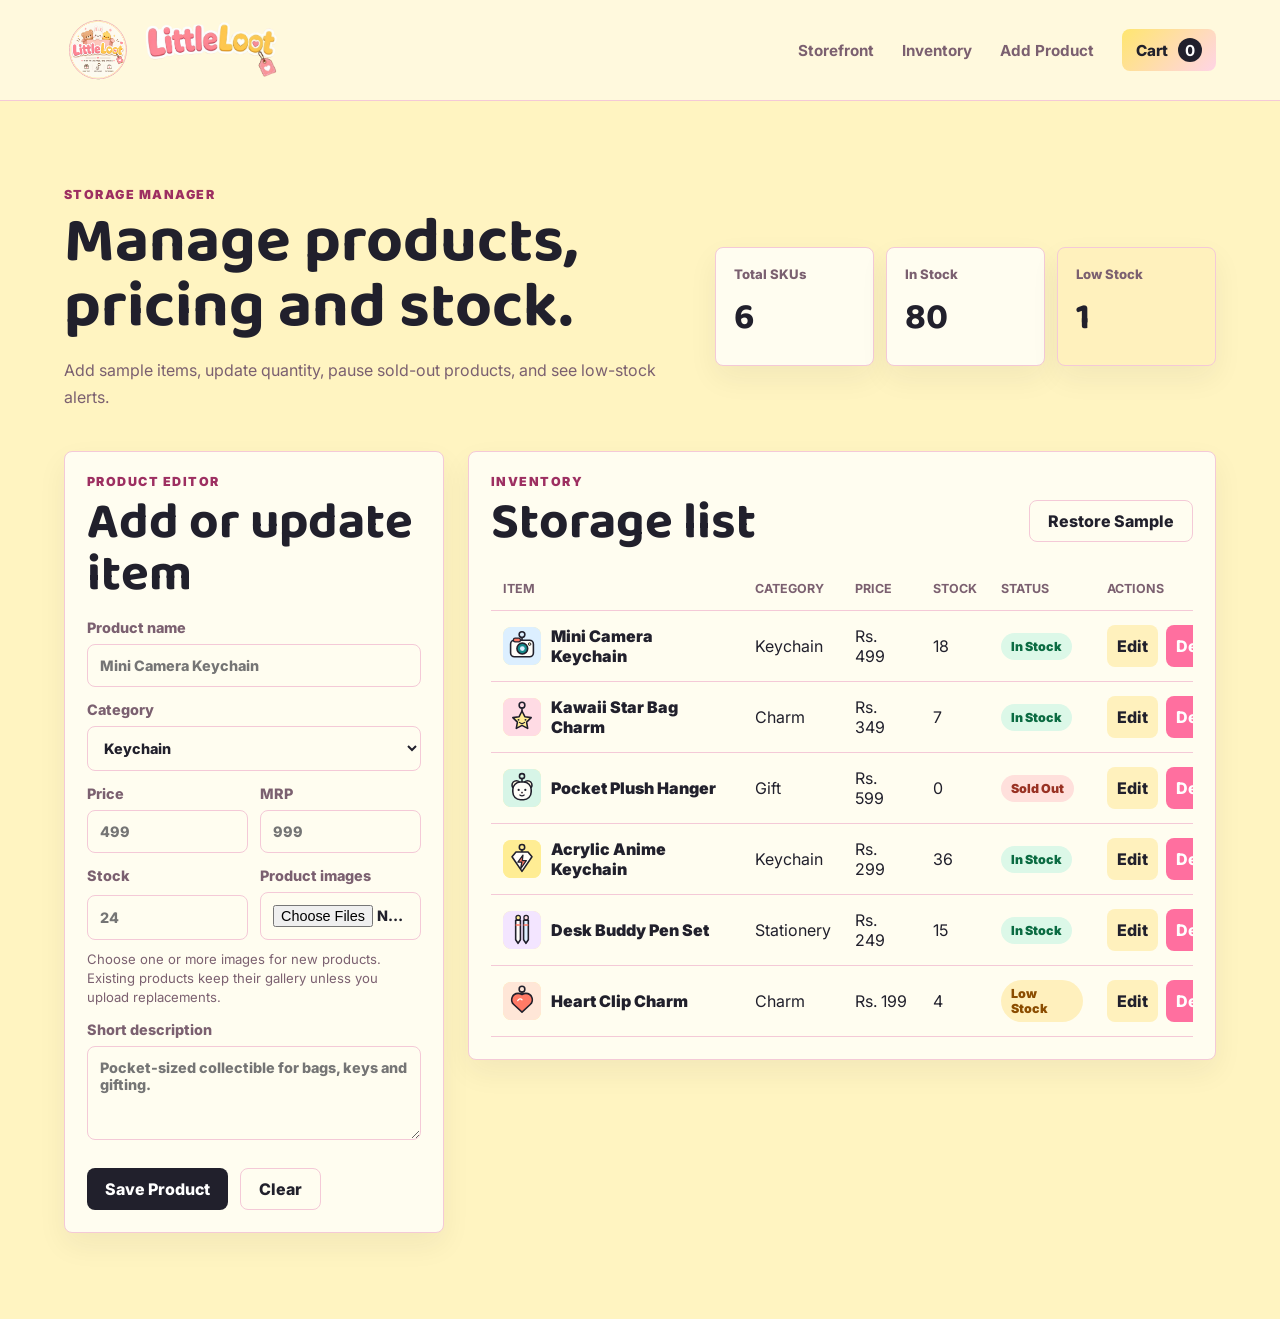
<file: admin.html>
<!doctype html>
<html lang="en">
  <head>
    <meta charset="UTF-8" />
    <meta name="viewport" content="width=device-width, initial-scale=1.0" />
    <title>LittleLoot Admin | Storage Manager</title>
    <link rel="icon" type="image/png" href="assets/LittleLoot_Logo_transparent.png" />
    <link rel="preconnect" href="https://fonts.googleapis.com" />
    <link rel="preconnect" href="https://fonts.gstatic.com" crossorigin />
    <link href="https://fonts.googleapis.com/css2?family=Baloo+2:wght@500;600;700&family=Inter:wght@400;500;600;700&display=swap" rel="stylesheet" />
    <link rel="stylesheet" href="styles.css" />
  </head>
  <body class="admin-body">
    <header class="site-header">
      <a class="brand" href="index.html" aria-label="LittleLoot home">
        <img class="brand-logo" src="assets/LittleLoot_Logo_transparent.png" alt="" />
        <img class="brand-name-logo" src="assets/LittleLoot_Name_Logo.png" alt="LittleLoot" />
      </a>
      <nav class="main-nav" aria-label="Admin navigation">
        <a href="index.html">Storefront</a>
        <a href="#inventory">Inventory</a>
        <a href="#product-form">Add Product</a>
        <button class="cart-button" type="button" aria-label="Open cart">
          <span>Cart</span>
          <strong id="cart-count">0</strong>
        </button>
      </nav>
    </header>

    <main class="admin-shell">
      <section class="admin-hero">
        <div>
          <p class="eyebrow">Storage manager</p>
          <h1>Manage products, pricing and stock.</h1>
          <p>Add sample items, update quantity, pause sold-out products, and see low-stock alerts.</p>
        </div>
        <div class="stat-grid">
          <div class="stat-card">
            <span>Total SKUs</span>
            <strong id="total-products">0</strong>
          </div>
          <div class="stat-card">
            <span>In Stock</span>
            <strong id="total-stock">0</strong>
          </div>
          <div class="stat-card warning">
            <span>Low Stock</span>
            <strong id="low-stock">0</strong>
          </div>
        </div>
      </section>

      <section class="admin-layout">
        <form id="product-form" class="admin-panel">
          <div class="section-heading compact">
            <p class="eyebrow">Product editor</p>
            <h2>Add or update item</h2>
          </div>
          <input type="hidden" id="product-id" />
          <label>
            Product name
            <input id="name" type="text" placeholder="Mini Camera Keychain" required />
          </label>
          <label>
            Category
            <select id="category" required>
              <option>Keychain</option>
              <option>Charm</option>
              <option>Gift</option>
              <option>Stationery</option>
              <option>Plush</option>
            </select>
          </label>
          <div class="form-row">
            <label>
              Price
              <input id="price" type="number" min="1" step="1" placeholder="499" required />
            </label>
            <label>
              MRP
              <input id="mrp" type="number" min="1" step="1" placeholder="999" required />
            </label>
          </div>
          <div class="form-row">
            <label>
              Stock
              <input id="stock" type="number" min="0" step="1" placeholder="24" required />
            </label>
            <label>
              Product images
              <input id="image" type="file" accept="image/*" multiple />
            </label>
          </div>
          <div class="image-upload">
            <div id="image-preview" class="image-preview-grid" hidden></div>
            <span id="image-help">Choose one or more images for new products. Existing products keep their gallery unless you upload replacements.</span>
          </div>
          <label>
            Short description
            <textarea id="description" rows="4" placeholder="Pocket-sized collectible for bags, keys and gifting." required></textarea>
          </label>
          <div class="form-actions">
            <button class="primary-button" type="submit">Save Product</button>
            <button class="secondary-button" id="reset-form" type="button">Clear</button>
          </div>
        </form>

        <section id="inventory" class="admin-panel inventory-panel">
          <div class="inventory-toolbar">
            <div class="section-heading compact">
              <p class="eyebrow">Inventory</p>
              <h2>Storage list</h2>
            </div>
            <button class="secondary-button" id="reset-sample" type="button">Restore Sample</button>
          </div>
          <div class="table-wrap">
            <table>
              <thead>
                <tr>
                  <th>Item</th>
                  <th>Category</th>
                  <th>Price</th>
                  <th>Stock</th>
                  <th>Status</th>
                  <th>Actions</th>
                </tr>
              </thead>
              <tbody id="inventory-table"></tbody>
            </table>
          </div>
        </section>
      </section>
    </main>

    <script src="script.js"></script>
    <script src="admin.js"></script>
  </body>
</html>
</file>
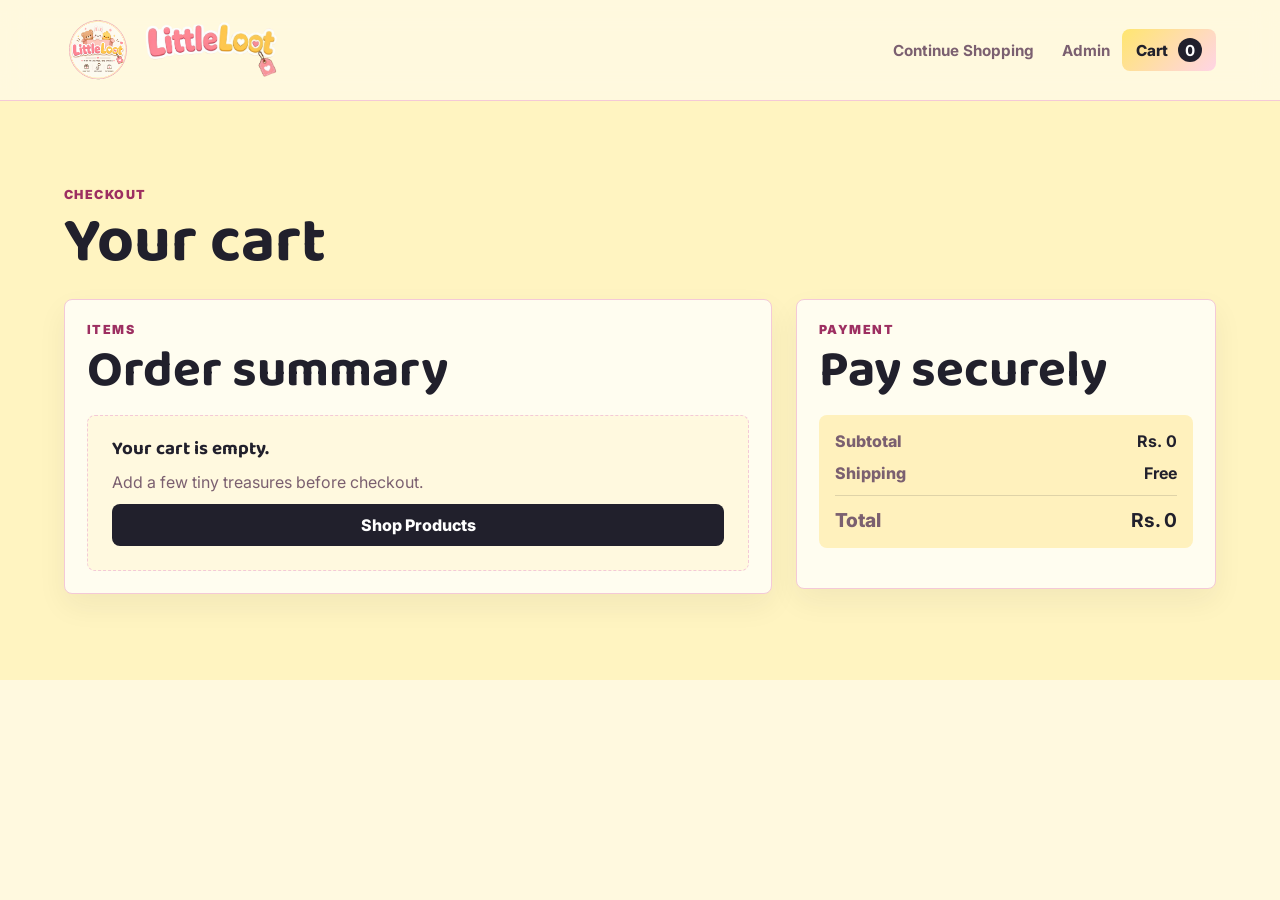
<file: cart.html>
<!doctype html>
<html lang="en">
  <head>
    <meta charset="UTF-8" />
    <meta name="viewport" content="width=device-width, initial-scale=1.0" />
    <title>LittleLoot Cart | Checkout</title>
    <link rel="icon" type="image/png" href="assets/LittleLoot_Logo_transparent.png" />
    <link rel="preconnect" href="https://fonts.googleapis.com" />
    <link rel="preconnect" href="https://fonts.gstatic.com" crossorigin />
    <link href="https://fonts.googleapis.com/css2?family=Baloo+2:wght@500;600;700&family=Inter:wght@400;500;600;700&display=swap" rel="stylesheet" />
    <link rel="stylesheet" href="styles.css" />
  </head>
  <body>
    <header class="site-header">
      <a class="brand" href="index.html" aria-label="LittleLoot home">
        <img class="brand-logo" src="assets/LittleLoot_Logo_transparent.png" alt="" />
        <img class="brand-name-logo" src="assets/LittleLoot_Name_Logo.png" alt="LittleLoot" />
      </a>
      <nav class="main-nav" aria-label="Cart navigation">
        <a href="index.html#bestsellers">Continue Shopping</a>
        <span class="nav-actions">
          <a href="admin.html">Admin</a>
          <button class="cart-button" type="button" aria-label="Cart items">
            <span>Cart</span>
            <strong id="cart-count">0</strong>
          </button>
        </span>
      </nav>
    </header>

    <main class="cart-shell">
      <section class="cart-heading">
        <p class="eyebrow">Checkout</p>
        <h1>Your cart</h1>
      </section>

      <section class="cart-layout">
        <div class="cart-panel">
          <div class="section-heading compact">
            <p class="eyebrow">Items</p>
            <h2>Order summary</h2>
          </div>
          <div id="cart-items" class="cart-items"></div>
          <div id="empty-cart" class="empty-cart" hidden>
            <h3>Your cart is empty.</h3>
            <p>Add a few tiny treasures before checkout.</p>
            <a class="primary-button" href="index.html#bestsellers">Shop Products</a>
          </div>
        </div>

        <aside class="cart-panel checkout-panel">
          <div class="section-heading compact">
            <p class="eyebrow">Payment</p>
            <h2>Pay securely</h2>
          </div>

          <div class="total-box">
            <div>
              <span>Subtotal</span>
              <strong id="subtotal">Rs. 0</strong>
            </div>
            <div>
              <span>Shipping</span>
              <strong id="shipping">Rs. 0</strong>
            </div>
            <div class="grand-total">
              <span>Total</span>
              <strong id="grand-total">Rs. 0</strong>
            </div>
          </div>

          <form id="payment-form" class="payment-form">
            <label>
              Full name
              <input id="customer-name" type="text" placeholder="Your name" required />
            </label>
            <label>
              Delivery address
              <textarea id="customer-address" rows="3" placeholder="House, street, city and PIN" required></textarea>
            </label>
            <label>
              Payment method
              <select id="payment-method" required>
                <option value="card">Card</option>
                <option value="upi">UPI</option>
                <option value="cod">Cash on delivery</option>
              </select>
            </label>
            <div id="card-fields">
              <label>
                Card number
                <input id="card-number" inputmode="numeric" maxlength="19" placeholder="4242 4242 4242 4242" />
              </label>
              <div class="form-row">
                <label>
                  Expiry
                  <input id="card-expiry" type="text" maxlength="5" placeholder="MM/YY" />
                </label>
                <label>
                  CVV
                  <input id="card-cvv" inputmode="numeric" maxlength="4" placeholder="123" />
                </label>
              </div>
            </div>
            <label id="upi-field" hidden>
              UPI ID
              <input id="upi-id" type="text" placeholder="name@upi" />
            </label>
            <button id="pay-button" class="primary-button" type="submit">Pay Rs. 0</button>
            <p id="payment-message" class="payment-message" role="status"></p>
          </form>
        </aside>
      </section>
    </main>

    <script src="script.js"></script>
    <script src="cart.js"></script>
  </body>
</html>
</file>
<file: styles.css>
:root {
  --ink: #21202c;
  --muted: #7b6070;
  --line: #f4c9d7;
  --paper: #fff9df;
  --cream: #fff3a6;
  --mint: #ffe8a8;
  --rose: #ffd4e6;
  --sky: #fff0bd;
  --lemon: #ffe66f;
  --coral: #ff6f9f;
  --teal: #9d2f61;
  --shadow: 0 18px 40px rgba(157, 47, 97, 0.14);
}

* {
  box-sizing: border-box;
}

[hidden] {
  display: none !important;
}

html {
  scroll-behavior: smooth;
}

body {
  margin: 0;
  color: var(--ink);
  background: var(--paper);
  font-family: Inter, system-ui, sans-serif;
}

a {
  color: inherit;
  text-decoration: none;
}

button,
input,
select,
textarea {
  font: inherit;
}

.site-header {
  position: sticky;
  top: 0;
  z-index: 10;
  display: flex;
  align-items: center;
  justify-content: space-between;
  gap: 20px;
  padding: 16px clamp(18px, 5vw, 72px);
  border-bottom: 1px solid var(--line);
  background: rgba(255, 249, 223, 0.94);
  backdrop-filter: blur(14px);
}

.brand,
.main-nav,
.cart-button {
  display: flex;
  align-items: center;
}

.brand {
  gap: 12px;
  font-family: "Baloo 2", Inter, sans-serif;
  font-size: 1.55rem;
  font-weight: 700;
}

.brand-logo {
  width: 68px;
  height: 68px;
  border-radius: 8px;
  object-fit: contain;
}

.brand-name-logo {
  width: clamp(170px, 19vw, 260px);
  height: 58px;
  object-fit: contain;
  object-position: left center;
}

.main-nav {
  gap: clamp(12px, 3vw, 28px);
  color: var(--muted);
  font-size: 0.95rem;
  font-weight: 700;
}

.nav-actions {
  display: inline-flex;
  align-items: center;
  gap: 12px;
}

.main-nav a:hover {
  color: var(--ink);
}

.cart-button,
.primary-button,
.secondary-button,
.icon-action {
  min-height: 42px;
  border: 0;
  border-radius: 8px;
  cursor: pointer;
  font-weight: 800;
}

.cart-button {
  gap: 10px;
  padding: 0 14px;
  color: var(--ink);
  background: linear-gradient(135deg, var(--lemon), #ffd4e6);
}

.cart-button strong {
  display: grid;
  min-width: 24px;
  min-height: 24px;
  place-items: center;
  border-radius: 999px;
  color: #fff;
  background: var(--ink);
}

.hero {
  display: grid;
  grid-template-columns: minmax(0, 1fr) minmax(320px, 0.85fr);
  gap: clamp(28px, 5vw, 72px);
  align-items: center;
  min-height: calc(100vh - 112px);
  padding: clamp(38px, 7vw, 92px) clamp(18px, 5vw, 72px);
  background:
    radial-gradient(circle at 78% 25%, rgba(255, 111, 159, 0.18), transparent 28%),
    linear-gradient(135deg, #fff4a8 0%, #ffe2ef 52%, #fff9df 100%);
}

.hero-copy {
  max-width: 720px;
}

.eyebrow {
  margin: 0 0 8px;
  color: var(--teal);
  font-size: 0.78rem;
  font-weight: 900;
  letter-spacing: 0.12em;
  text-transform: uppercase;
}

h1,
h2,
h3 {
  margin: 0;
  font-family: "Baloo 2", Inter, sans-serif;
  line-height: 1.02;
}

h1 {
  max-width: 820px;
  font-size: clamp(3rem, 7vw, 6.4rem);
}

h2 {
  font-size: clamp(2rem, 4vw, 3.5rem);
}

.hero p:not(.eyebrow),
.feature-band p,
.footer p {
  color: var(--muted);
  font-size: 1.05rem;
  line-height: 1.7;
}

.hero-actions,
.form-actions {
  display: flex;
  flex-wrap: wrap;
  gap: 12px;
  margin-top: 28px;
}

.primary-button,
.secondary-button {
  display: inline-flex;
  align-items: center;
  justify-content: center;
  padding: 0 18px;
}

.primary-button {
  color: #fff;
  background: var(--ink);
}

.secondary-button {
  color: var(--ink);
  background: #fffdf0;
  border: 1px solid var(--line);
}

.hero-showcase {
  display: grid;
  grid-template-columns: repeat(2, minmax(0, 1fr));
  gap: 16px;
}

.floating-product {
  display: flex;
  min-height: 150px;
  flex-direction: column;
  justify-content: space-between;
  padding: 20px;
  border: 1px solid rgba(33, 32, 44, 0.08);
  border-radius: 8px;
  background: #fffdf0;
  box-shadow: var(--shadow);
}

.floating-product.large {
  min-height: 250px;
  background: var(--rose);
}

.floating-product.wide {
  grid-column: 1 / -1;
  min-height: 130px;
  background: var(--mint);
}

.showcase-image {
  width: clamp(76px, 9vw, 118px);
  height: clamp(76px, 9vw, 118px);
  object-fit: contain;
}

.floating-product strong {
  font-family: "Baloo 2", Inter, sans-serif;
  font-size: 1.45rem;
}

.ticker {
  display: grid;
  grid-template-columns: repeat(4, 1fr);
  border-block: 1px solid var(--line);
  background: #fff4c1;
}

.ticker span {
  padding: 18px;
  border-right: 1px solid var(--line);
  font-weight: 800;
  text-align: center;
}

.ticker span:last-child {
  border-right: 0;
}

.section,
.admin-shell {
  padding: clamp(44px, 7vw, 86px) clamp(18px, 5vw, 72px);
}

.section-heading {
  display: flex;
  align-items: end;
  justify-content: space-between;
  gap: 20px;
  margin-bottom: 24px;
}

.section-heading.compact {
  display: block;
  margin-bottom: 18px;
}

.category-grid,
.product-grid {
  display: grid;
  grid-template-columns: repeat(4, minmax(0, 1fr));
  gap: 18px;
}

.category-card {
  display: grid;
  min-height: 210px;
  align-content: space-between;
  padding: 22px;
  border-radius: 8px;
  color: var(--ink);
}

.category-card img {
  width: 82px;
  height: 82px;
  object-fit: contain;
}

.category-card strong {
  font-family: "Baloo 2", Inter, sans-serif;
  font-size: 1.7rem;
}

.category-card small {
  color: var(--muted);
  font-weight: 700;
}

.keychains {
  background: var(--lemon);
}

.charms {
  background: var(--rose);
}

.stationery {
  background: var(--sky);
}

.plush {
  background: var(--mint);
}

.shop-section {
  background: #fffdf0;
}

.shop-toolbar {
  display: grid;
  grid-template-columns: repeat(3, minmax(160px, 1fr)) auto;
  gap: 14px;
  align-items: end;
  margin-bottom: 22px;
  padding: 16px;
  border: 1px solid var(--line);
  border-radius: 8px;
  background: #fff9df;
}

.shop-toolbar label {
  margin: 0;
}

.product-count {
  min-height: 44px;
  display: inline-flex;
  align-items: center;
  justify-content: center;
  padding: 0 14px;
  border-radius: 8px;
  color: #fff;
  background: var(--coral);
  font-weight: 900;
  white-space: nowrap;
}

.empty-products {
  grid-column: 1 / -1;
  display: grid;
  gap: 8px;
  padding: 28px;
  border: 1px dashed var(--line);
  border-radius: 8px;
  background: #fff9df;
}

.empty-products p {
  margin: 0;
  color: var(--muted);
}

.product-card {
  position: relative;
  display: grid;
  min-height: 430px;
  overflow: hidden;
  border: 1px solid var(--line);
  border-radius: 8px;
  background: #fffdf0;
}

.product-art {
  display: grid;
  min-height: 210px;
  place-items: center;
  background: var(--card-bg, var(--cream));
}

.product-art img {
  width: min(78%, 190px);
  height: 180px;
  object-fit: contain;
}

.product-mini-gallery {
  display: flex;
  gap: 8px;
}

.product-mini-gallery button {
  width: 42px;
  height: 42px;
  padding: 0;
  border: 1px solid var(--line);
  border-radius: 8px;
  background: #fff9df;
  cursor: pointer;
}

.product-mini-gallery img {
  width: 100%;
  height: 100%;
  object-fit: contain;
}

.sale-badge,
.stock-pill {
  position: absolute;
  top: 12px;
  left: 12px;
  padding: 7px 10px;
  border-radius: 999px;
  color: #fff;
  background: var(--coral);
  font-size: 0.78rem;
  font-weight: 900;
}

.stock-pill {
  right: 12px;
  left: auto;
  background: #9d2f61;
}

.product-info {
  display: grid;
  gap: 10px;
  padding: 18px;
}

.product-info h3 {
  font-size: 1.45rem;
}

.product-info p {
  margin: 0;
  color: var(--muted);
  line-height: 1.55;
}

.product-actions {
  display: grid;
  grid-template-columns: 1fr 1fr;
  gap: 10px;
}

.product-actions .secondary-button,
.product-actions .add-button {
  width: 100%;
  padding: 0 12px;
}

.quick-look-button {
  min-height: 42px;
}

.price-row {
  display: flex;
  align-items: center;
  gap: 10px;
}

.price-row strong {
  font-size: 1.15rem;
}

.price-row del {
  color: var(--muted);
}

.add-button {
  width: 100%;
  min-height: 42px;
  border: 0;
  border-radius: 8px;
  color: #fff;
  background: var(--coral);
  cursor: pointer;
  font-weight: 900;
}

.add-button:disabled {
  background: #a5a1a1;
  cursor: not-allowed;
}

.feature-band {
  display: flex;
  align-items: center;
  justify-content: space-between;
  gap: 24px;
  margin: clamp(18px, 5vw, 72px);
  padding: clamp(28px, 5vw, 56px);
  border-radius: 8px;
  background: linear-gradient(135deg, var(--lemon), var(--rose));
}

.feature-band div {
  max-width: 640px;
}

.footer {
  display: flex;
  align-items: center;
  justify-content: space-between;
  gap: 24px;
  padding: 32px clamp(18px, 5vw, 72px);
  border-top: 1px solid var(--line);
  background: #fffdf0;
}

.footer strong {
  font-family: "Baloo 2", Inter, sans-serif;
  font-size: 1.4rem;
}

.footer p {
  margin: 4px 0 0;
}

.footer a {
  font-weight: 900;
}

.cart-shell {
  display: grid;
  gap: 24px;
  padding: clamp(44px, 7vw, 86px) clamp(18px, 5vw, 72px);
  background: #fff4c1;
}

.cart-heading h1 {
  font-size: clamp(2.5rem, 5vw, 5rem);
}

.cart-layout {
  display: grid;
  grid-template-columns: minmax(0, 1fr) minmax(300px, 420px);
  gap: 24px;
  align-items: start;
}

.cart-panel {
  padding: 22px;
  border: 1px solid var(--line);
  border-radius: 8px;
  background: #fffdf0;
  box-shadow: 0 12px 30px rgba(33, 32, 44, 0.06);
}

.cart-items {
  display: grid;
  gap: 12px;
}

.cart-item {
  display: grid;
  grid-template-columns: 92px minmax(0, 1fr) auto auto;
  gap: 16px;
  align-items: center;
  padding: 14px;
  border: 1px solid var(--line);
  border-radius: 8px;
  background: #fff9df;
}

.cart-item img {
  width: 92px;
  height: 92px;
  border-radius: 8px;
  object-fit: contain;
  background: var(--cream);
}

.cart-item small {
  color: var(--muted);
  font-weight: 800;
}

.cart-item h3 {
  margin: 4px 0 8px;
  font-size: 1.35rem;
}

.quantity-control {
  display: grid;
  grid-template-columns: 36px 42px 36px;
  align-items: center;
  overflow: hidden;
  border: 1px solid var(--line);
  border-radius: 8px;
}

.quantity-control button {
  width: 36px;
  height: 38px;
  border: 0;
  color: var(--ink);
  background: #fff1bd;
  cursor: pointer;
  font-weight: 900;
}

.quantity-control span {
  text-align: center;
  font-weight: 900;
}

.empty-cart {
  display: grid;
  gap: 12px;
  padding: 24px;
  border: 1px dashed var(--line);
  border-radius: 8px;
  background: #fff9df;
}

.empty-cart p {
  margin: 0;
  color: var(--muted);
}

.checkout-panel {
  position: sticky;
  top: 94px;
}

.total-box {
  display: grid;
  gap: 12px;
  margin-bottom: 18px;
  padding: 16px;
  border-radius: 8px;
  background: #fff1bd;
}

.total-box div {
  display: flex;
  justify-content: space-between;
  gap: 16px;
}

.total-box span {
  color: var(--muted);
  font-weight: 800;
}

.grand-total {
  padding-top: 12px;
  border-top: 1px solid rgba(33, 32, 44, 0.14);
  font-size: 1.2rem;
}

.payment-form {
  display: grid;
}

.payment-form .primary-button {
  width: 100%;
}

.payment-message {
  min-height: 20px;
  margin: 12px 0 0;
  color: #0b6b42;
  font-weight: 800;
}

.modal-open {
  overflow: hidden;
}

.quick-look {
  position: fixed;
  inset: 0;
  z-index: 40;
  display: grid;
  place-items: center;
  padding: 18px;
}

.quick-look-backdrop {
  position: absolute;
  inset: 0;
  border: 0;
  background: rgba(33, 32, 44, 0.58);
  cursor: pointer;
}

.quick-look-dialog {
  position: relative;
  z-index: 1;
  display: grid;
  grid-template-columns: minmax(260px, 0.9fr) minmax(280px, 1fr);
  width: min(920px, 100%);
  max-height: calc(100vh - 36px);
  overflow: auto;
  border-radius: 8px;
  background: #fffdf0;
  box-shadow: 0 24px 70px rgba(33, 32, 44, 0.28);
}

.quick-look-close {
  position: absolute;
  top: 12px;
  right: 12px;
  z-index: 2;
  width: 38px;
  height: 38px;
  border: 0;
  border-radius: 999px;
  color: #fff;
  background: var(--ink);
  cursor: pointer;
  font-weight: 900;
}

.quick-look-art {
  display: grid;
  align-content: center;
  gap: 14px;
  min-height: 390px;
  place-items: center;
  padding: 28px;
  background: var(--cream);
}

.quick-look-art img {
  width: min(78%, 320px);
  height: 320px;
  object-fit: contain;
}

.quick-look-thumbs {
  display: flex;
  flex-wrap: wrap;
  justify-content: center;
  gap: 10px;
}

.quick-look-thumbs button {
  width: 58px;
  height: 58px;
  padding: 4px;
  border: 2px solid transparent;
  border-radius: 8px;
  background: #fff9df;
  cursor: pointer;
}

.quick-look-thumbs button.active {
  border-color: var(--coral);
}

.quick-look-thumbs img {
  width: 100%;
  height: 100%;
  object-fit: contain;
}

.quick-look-info {
  display: grid;
  align-content: center;
  gap: 16px;
  padding: clamp(24px, 5vw, 46px);
}

.quick-look-info h2 {
  font-size: clamp(2rem, 4vw, 3.6rem);
}

.quick-look-info p:not(.eyebrow) {
  margin: 0;
  color: var(--muted);
  line-height: 1.65;
}

.quick-look-info .status {
  width: max-content;
}

.quick-look-info .primary-button {
  width: 100%;
}

.admin-body {
  background: #fff4c1;
}

.admin-shell {
  display: grid;
  gap: 24px;
}

.admin-hero {
  display: grid;
  grid-template-columns: 1fr minmax(300px, 0.8fr);
  gap: 24px;
  align-items: center;
}

.admin-hero p:not(.eyebrow) {
  color: var(--muted);
  line-height: 1.7;
}

.admin-hero h1 {
  font-size: clamp(2.5rem, 5vw, 5rem);
}

.stat-grid {
  display: grid;
  grid-template-columns: repeat(3, minmax(0, 1fr));
  gap: 12px;
}

.stat-card,
.admin-panel {
  border: 1px solid var(--line);
  border-radius: 8px;
  background: #fffdf0;
  box-shadow: 0 12px 30px rgba(33, 32, 44, 0.06);
}

.stat-card {
  display: grid;
  gap: 6px;
  padding: 18px;
}

.stat-card span {
  color: var(--muted);
  font-size: 0.82rem;
  font-weight: 800;
}

.stat-card strong {
  font-family: "Baloo 2", Inter, sans-serif;
  font-size: 2.3rem;
}

.stat-card.warning {
  background: #fff1bd;
}

.admin-layout {
  display: grid;
  grid-template-columns: minmax(280px, 380px) minmax(0, 1fr);
  gap: 24px;
  align-items: start;
}

.admin-panel {
  padding: 22px;
}

label {
  display: grid;
  gap: 8px;
  margin-bottom: 14px;
  color: var(--muted);
  font-size: 0.9rem;
  font-weight: 800;
}

input,
select,
textarea {
  width: 100%;
  border: 1px solid var(--line);
  border-radius: 8px;
  padding: 12px;
  color: var(--ink);
  background: #fffdf0;
}

textarea {
  resize: vertical;
}

.image-upload {
  display: grid;
  gap: 10px;
  margin: -4px 0 14px;
}

.image-preview-grid {
  display: grid;
  grid-template-columns: repeat(3, minmax(0, 1fr));
  gap: 8px;
}

.image-preview-grid img {
  width: 100%;
  height: 96px;
  border: 1px solid var(--line);
  border-radius: 8px;
  object-fit: contain;
  background: #fff9df;
}

.image-upload span {
  color: var(--muted);
  font-size: 0.82rem;
  line-height: 1.45;
}

.form-row {
  display: grid;
  grid-template-columns: repeat(2, minmax(0, 1fr));
  gap: 12px;
}

.inventory-toolbar {
  display: flex;
  align-items: center;
  justify-content: space-between;
  gap: 16px;
}

.table-wrap {
  overflow-x: auto;
}

table {
  width: 100%;
  border-collapse: collapse;
  min-width: 760px;
}

th,
td {
  padding: 14px 12px;
  border-bottom: 1px solid var(--line);
  text-align: left;
}

th {
  color: var(--muted);
  font-size: 0.78rem;
  text-transform: uppercase;
}

.inventory-item {
  display: flex;
  align-items: center;
  gap: 10px;
  font-weight: 900;
}

.inventory-thumb {
  width: 38px;
  height: 38px;
  border-radius: 8px;
  object-fit: contain;
  background: var(--cream);
}

.status {
  display: inline-flex;
  padding: 6px 10px;
  border-radius: 999px;
  color: #0b6b42;
  background: #dcf8e8;
  font-size: 0.78rem;
  font-weight: 900;
}

.status.low {
  color: #8b4d00;
  background: #fff0bd;
}

.status.out {
  color: #993224;
  background: #ffe0dc;
}

.row-actions {
  display: flex;
  gap: 8px;
}

.icon-action {
  min-width: 42px;
  padding: 0 10px;
  color: var(--ink);
  background: #fff1bd;
}

.icon-action.delete {
  color: #fff;
  background: var(--coral);
}

@media (max-width: 980px) {
  .hero,
  .admin-hero,
  .admin-layout,
  .cart-layout {
    grid-template-columns: 1fr;
  }

  .checkout-panel {
    position: static;
  }

  .category-grid,
  .product-grid,
  .shop-toolbar {
    grid-template-columns: repeat(2, minmax(0, 1fr));
  }

  .ticker,
  .stat-grid {
    grid-template-columns: repeat(2, 1fr);
  }
}

@media (max-width: 680px) {
  .site-header,
  .footer,
  .feature-band,
  .section-heading,
  .inventory-toolbar {
    align-items: stretch;
    flex-direction: column;
  }

  .site-header {
    position: static;
  }

  .main-nav {
    flex-wrap: nowrap;
    align-items: center;
    gap: 10px;
    max-width: 100%;
    overflow-x: auto;
    white-space: nowrap;
  }

  .cart-button {
    flex: 0 0 auto;
    justify-content: center;
    min-height: 38px;
    padding: 0 10px;
  }

  .cart-button strong {
    min-width: 22px;
    min-height: 22px;
  }

  .nav-actions {
    flex: 0 0 auto;
    gap: 10px;
  }

  .hero {
    min-height: auto;
  }

  .hero-showcase,
  .category-grid,
  .product-grid,
  .shop-toolbar,
  .ticker,
  .stat-grid,
  .form-row,
  .product-actions,
  .quick-look-dialog,
  .cart-item {
    grid-template-columns: 1fr;
  }

  .quick-look-art {
    min-height: 260px;
  }

  .quick-look-art img {
    height: 220px;
  }

  .image-preview-grid {
    grid-template-columns: repeat(2, minmax(0, 1fr));
  }

  .cart-item {
    align-items: stretch;
  }

  .cart-item img {
    width: 100%;
    height: 150px;
  }

  .floating-product.large {
    min-height: 180px;
  }

  .feature-band {
    margin: 18px;
  }
}
</file>
